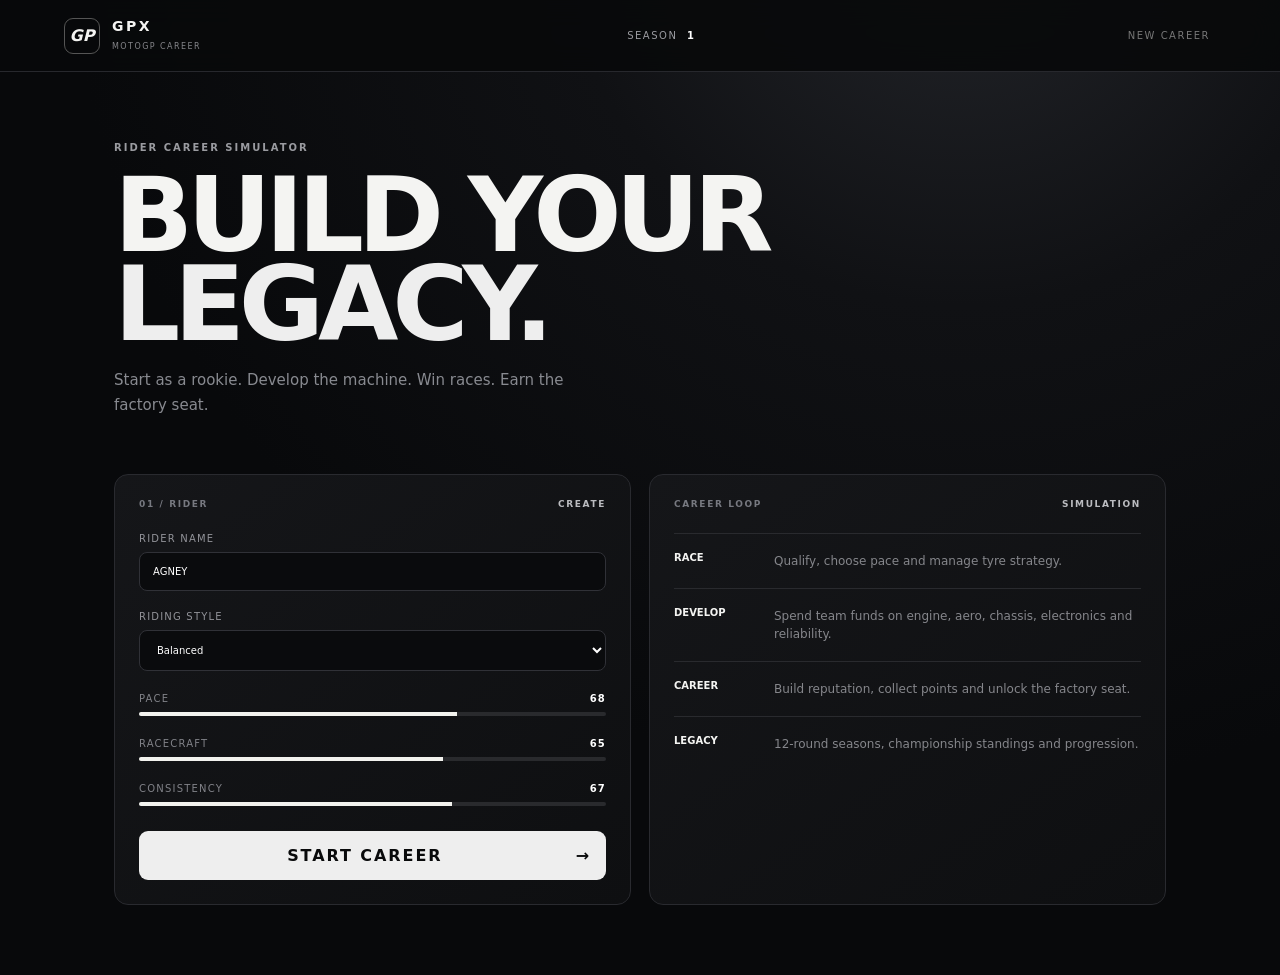
<file: index.html>
<!doctype html>
<html lang="en">
<head>
<meta charset="utf-8"><meta name="viewport" content="width=device-width,initial-scale=1">
<meta name="theme-color" content="#08090b"><title>GPX — MotoGP Career</title>
<link rel="stylesheet" href="style.css">
</head>
<body>
<div class="app">
<header class="topbar"><div class="brand"><span class="brand-mark">GP</span><div><b>GPX</b><small>MOTOGP CAREER</small></div></div><div class="season-pill">SEASON <strong id="season">1</strong></div><button class="reset-btn" id="resetBtn" type="button">NEW CAREER</button></header>
<main>
<section id="careerSetup" class="screen"><div class="hero"><div class="eyebrow">RIDER CAREER SIMULATOR</div><h1>BUILD YOUR<br><em>LEGACY.</em></h1><p>Start as a rookie. Develop the machine. Win races. Earn the factory seat.</p></div>
<div class="setup-grid"><div class="panel"><div class="panel-head"><span>01 / RIDER</span><span>CREATE</span></div>
<label>Rider name<input id="riderName" maxlength="18" value="AGNEY"></label><label>Riding style<select id="styleSelect"><option value="balanced">Balanced</option><option value="aggressive">Aggressive</option><option value="smooth">Smooth</option></select></label>
<div class="stat-row"><span>PACE</span><b>68</b></div><div class="bar"><i style="width:68%"></i></div><div class="stat-row"><span>RACECRAFT</span><b>65</b></div><div class="bar"><i style="width:65%"></i></div><div class="stat-row"><span>CONSISTENCY</span><b>67</b></div><div class="bar"><i style="width:67%"></i></div>
<button class="primary" id="startCareer" type="button">START CAREER <span>→</span></button></div>
<div class="panel intro-panel"><div class="panel-head"><span>CAREER LOOP</span><span>SIMULATION</span></div><div class="feature"><b>RACE</b><span>Qualify, choose pace and manage tyre strategy.</span></div><div class="feature"><b>DEVELOP</b><span>Spend team funds on engine, aero, chassis, electronics and reliability.</span></div><div class="feature"><b>CAREER</b><span>Build reputation, collect points and unlock the factory seat.</span></div><div class="feature"><b>LEGACY</b><span>12-round seasons, championship standings and progression.</span></div></div></div></section>
<section id="game" class="screen hidden"><nav class="tabs"><button class="tab active" data-view="dashboard">GARAGE</button><button class="tab" data-view="race">RACE WEEKEND</button><button class="tab" data-view="development">BIKE DEVELOPMENT</button><button class="tab" data-view="standings">CHAMPIONSHIP</button></nav>
<div id="dashboard" class="view"><div class="dash-head"><div><div class="eyebrow">CAREER DASHBOARD</div><h2 id="welcome">WELCOME, RIDER</h2><p id="teamLine">SATELLITE TEAM · MOTOGP</p></div><div class="next-race"><small>NEXT ROUND</small><b id="nextCircuit">QATAR</b><span id="roundText">ROUND 1 / 12</span></div></div>
<div class="metrics"><article><small>CHAMPIONSHIP</small><strong id="points">0</strong><span>POINTS</span></article><article><small>REPUTATION</small><strong id="rep">62</strong><span>/ 100</span></article><article><small>BIKE RATING</small><strong id="bikeRating">71</strong><span>/ 100</span></article><article><small>TEAM FUNDS</small><strong id="funds">€8.0M</strong><span>AVAILABLE</span></article></div>
<div class="dashboard-grid"><div class="panel spotlight"><div class="panel-head"><span>RIDER PROFILE</span><span id="rank">ROOKIE</span></div><div class="rider-card"><div class="helmet">#<span id="number">27</span></div><div><h3 id="profileName">AGNEY</h3><p id="profileStyle">BALANCED RIDER</p></div></div><div class="mini-stats"><span><b id="pace">68</b> PACE</span><span><b id="craft">65</b> RACECRAFT</span><span><b id="consistency">67</b> CONSISTENCY</span></div></div><div class="panel event-panel"><div class="panel-head"><span>CAREER FEED</span><span>LIVE</span></div><div id="feed"><div class="feed-item"><b>WELCOME</b><span>Your rookie contract is signed. The garage is yours.</span></div></div></div></div></div>
<div id="race" class="view hidden"><div class="section-title"><div><div class="eyebrow">ROUND <span id="raceRound">01</span> / 12</div><h2 id="raceCircuit">QATAR GP</h2></div><div class="weather">● 24°C / DRY</div></div><div class="race-grid"><div class="panel race-control"><div class="panel-head"><span>RACE CONTROL</span><span id="raceStatus">READY</span></div><div class="lap-display"><small>PROJECTED GRID</small><strong id="gridPos">P12</strong><span id="paceText">GOOD PACE</span></div><div class="choices"><button class="choice selected" data-choice="push" type="button"><b>PUSH</b><span>Maximum attack · higher tyre wear</span></button><button class="choice" data-choice="balanced" type="button"><b>BALANCED</b><span>Protect tyres · steady lap time</span></button><button class="choice" data-choice="conserve" type="button"><b>CONSERVE</b><span>Save tyres · lower early pace</span></button></div><button class="primary" id="runRace" type="button">SIMULATE RACE <span>→</span></button></div><div class="panel circuit-panel"><div class="panel-head"><span>CIRCUIT DATA</span><span id="circuitNo">LUSAIL</span></div><div class="track"><svg viewBox="0 0 500 300" aria-label="Stylized circuit map"><path d="M80 190 C45 145 75 65 160 70 C230 74 220 20 300 42 C385 65 435 90 410 160 C385 235 295 235 250 195 C205 155 145 250 80 190Z" fill="none" stroke="currentColor" stroke-width="10" stroke-linecap="round"/><circle cx="250" cy="195" r="8"/></svg></div><div class="circuit-stats"><span><b>5.4</b> KM</span><span><b>16</b> TURNS</span><span><b>20</b> LAPS</span></div></div></div><div id="raceResult" class="panel result hidden"></div></div>
<div id="development" class="view hidden"><div class="section-title"><div><div class="eyebrow">ENGINEERING DEPARTMENT</div><h2>DEVELOP THE MACHINE</h2></div><div class="fund-chip">€<span id="devFunds">8.0</span>M</div></div><div class="dev-grid" id="devGrid"></div><div class="panel dev-footer"><span>UPGRADES COST €1.0M AND COMPLETE INSTANTLY IN THIS PROTOTYPE.</span><b id="totalRating">BIKE RATING 71</b></div></div>
<div id="standings" class="view hidden"><div class="section-title"><div><div class="eyebrow">CHAMPIONSHIP</div><h2>RIDERS' STANDINGS</h2></div><div class="fund-chip">ROUND <span id="standingRound">1</span></div></div><div class="panel table-panel"><div class="table-row table-head"><span>#</span><span>RIDER</span><span>TEAM</span><span>PTS</span></div><div id="standingsRows"></div></div></div>
</section></main></div><script src="game.js"></script></body></html>
</file>
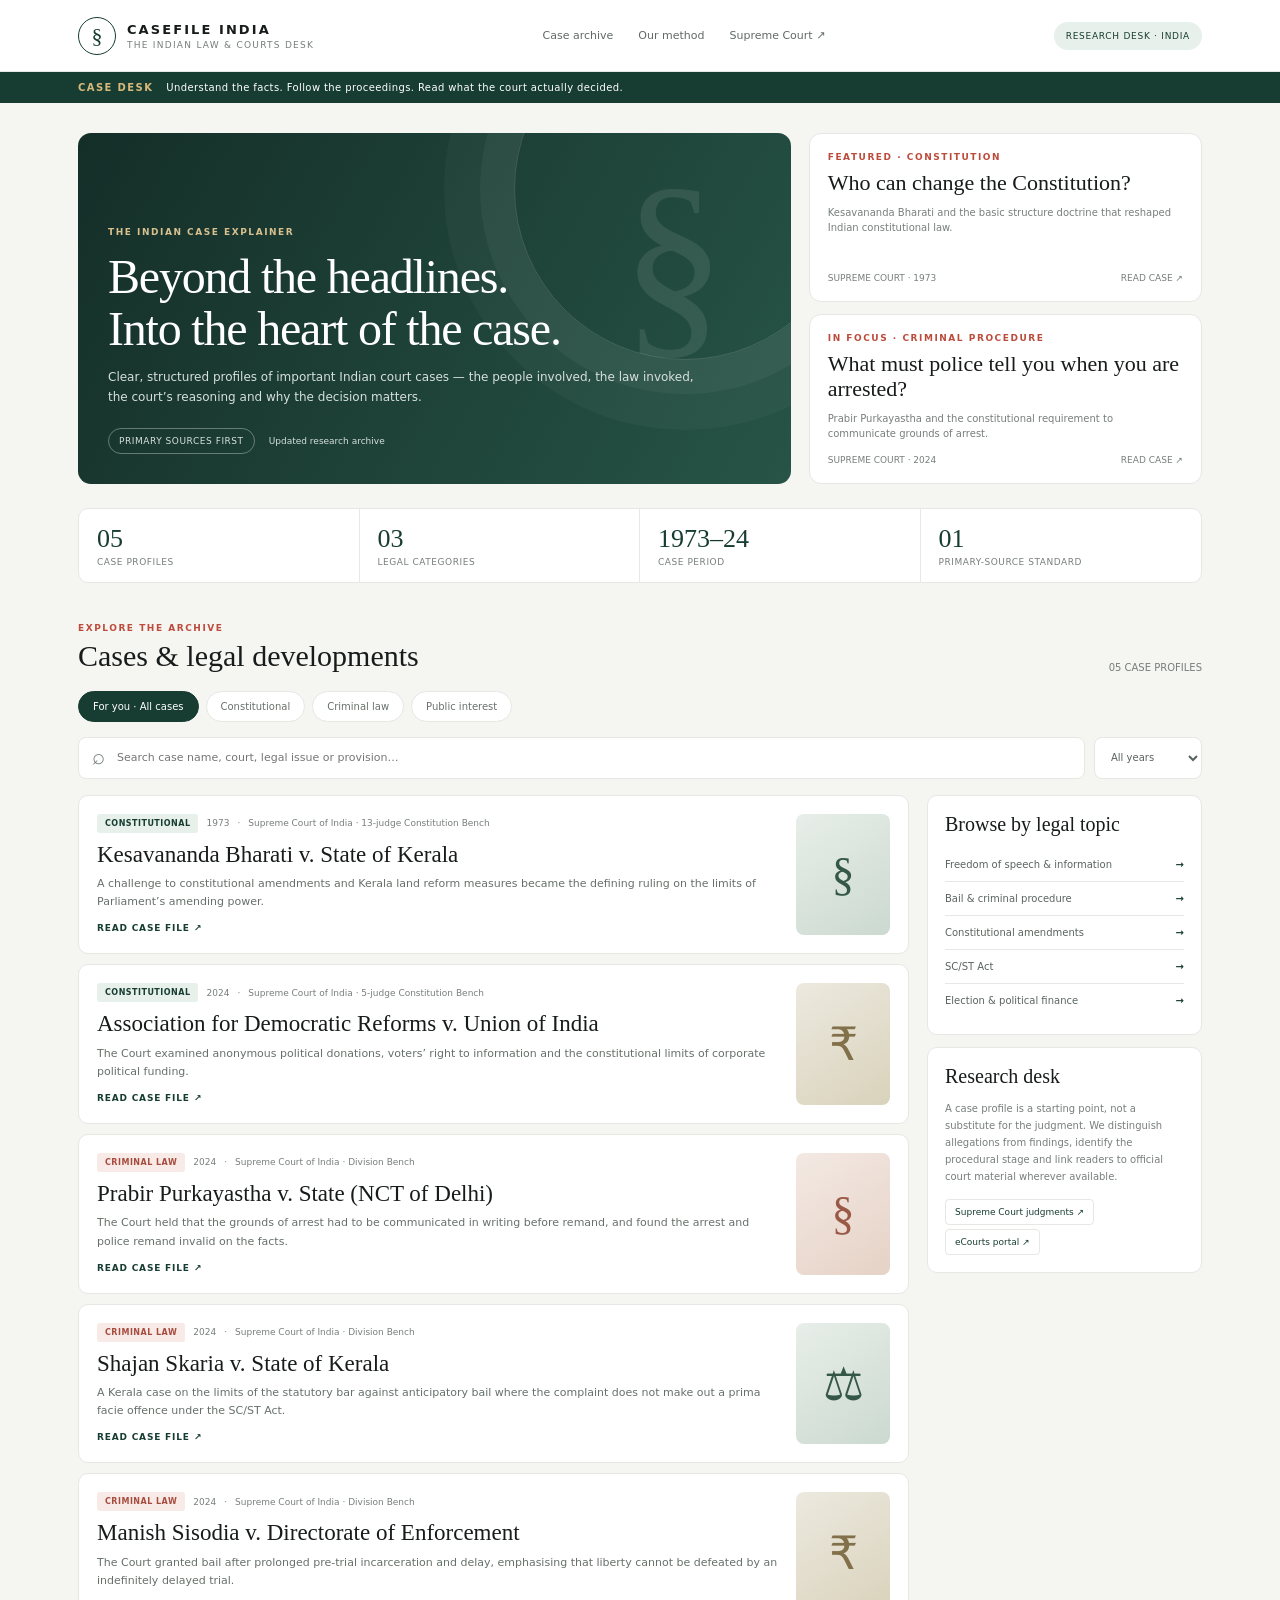
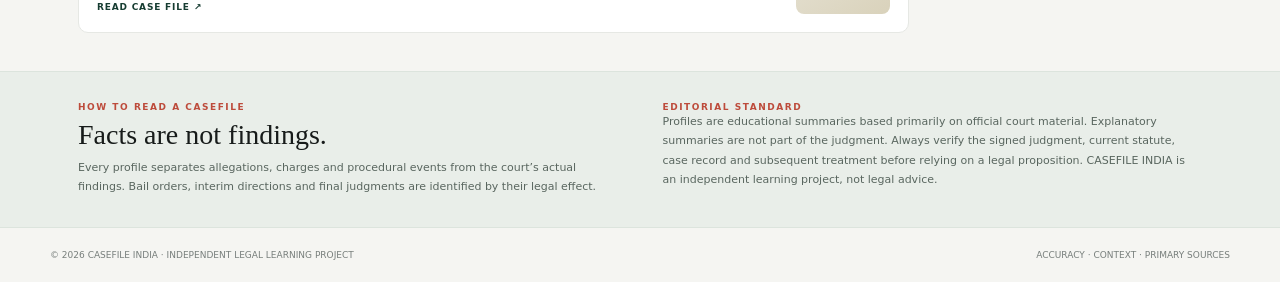
<file: casefile-india/index.html>
<!doctype html>
<html lang="en">
<head>
<meta charset="utf-8"><meta name="viewport" content="width=device-width,initial-scale=1">
<meta name="theme-color" content="#f6f5f1">
<meta name="description" content="CASEFILE INDIA — clear, source-verified reporting and research on Indian court cases, judgments and the law.">
<title>CASEFILE INDIA — The Law, Explained</title>
<style>
:root{--bg:#f5f5f2;--paper:#fff;--ink:#171b1a;--muted:#777e7b;--line:#e6e8e4;--green:#173d32;--green2:#e7f0eb;--red:#bd4b3b;--gold:#c6a66b;--serif:Georgia,'Times New Roman',serif;--sans:Inter,ui-sans-serif,system-ui,-apple-system,'Segoe UI',sans-serif}
*{box-sizing:border-box}html{scroll-behavior:smooth}body{margin:0;background:var(--bg);color:var(--ink);font-family:var(--sans)}a{color:inherit;text-decoration:none}button,input,select{font:inherit}.wrap{max-width:1180px;margin:auto;padding:0 28px}
header{height:72px;background:#fff;border-bottom:1px solid var(--line);position:sticky;top:0;z-index:5}.head{height:100%;display:flex;align-items:center;justify-content:space-between;gap:20px}.brand{display:flex;align-items:center;gap:11px}.seal{width:38px;height:38px;border:1px solid var(--green);color:var(--green);display:grid;place-items:center;font:22px var(--serif);border-radius:50%}.brand b{display:block;font-size:13px;letter-spacing:.16em}.brand small{display:block;font-size:9px;color:var(--muted);letter-spacing:.14em;margin-top:3px}.nav{display:flex;gap:25px;font-size:11px;color:#606966}.nav a:hover{color:var(--green)}.edition{font-size:9px;color:var(--green);background:var(--green2);padding:9px 12px;border-radius:20px;letter-spacing:.08em}
.breaking{background:var(--green);color:white;font-size:10px;letter-spacing:.04em}.breaking .wrap{display:flex;gap:13px;align-items:center;padding-top:10px;padding-bottom:10px}.live{color:#d9b87b;font-weight:800;letter-spacing:.14em}
.hero{padding:30px 0 24px}.eyebrow{font-size:9px;font-weight:800;letter-spacing:.17em;color:var(--red);text-transform:uppercase}.hero-grid{display:grid;grid-template-columns:1.45fr .8fr;gap:18px}.lead{min-height:300px;position:relative;overflow:hidden;border-radius:13px;background:linear-gradient(120deg,#142e28,#275447);color:#fff;padding:30px;display:flex;flex-direction:column;justify-content:flex-end}.lead:before{content:"";position:absolute;width:340px;height:340px;border:1px solid #ffffff25;border-radius:50%;right:-65px;top:-115px;box-shadow:0 0 0 34px #ffffff0b,0 0 0 70px #ffffff08}.lead:after{content:"§";position:absolute;right:65px;top:22px;color:#ffffff17;font:210px Georgia;line-height:1}.lead>*{position:relative;z-index:1}.lead .eyebrow{color:#d8c08f}.lead h1{font:clamp(30px,4.2vw,48px)/1.08 var(--serif);font-weight:400;max-width:650px;margin:14px 0 12px;letter-spacing:-.025em}.lead p{font-size:12px;line-height:1.7;color:#d7e0dc;max-width:600px;margin:0 0 20px}.lead-foot{display:flex;align-items:center;gap:14px;font-size:9px;color:#d7e0dc}.pill{display:inline-flex;border:1px solid #ffffff55;padding:7px 10px;border-radius:20px;font-size:9px;letter-spacing:.06em}
.side-stack{display:grid;grid-template-rows:1fr 1fr;gap:12px}.side-card{background:#fff;border:1px solid var(--line);border-radius:12px;padding:18px;display:flex;flex-direction:column;justify-content:space-between;min-height:144px}.side-card h3{font:22px/1.12 var(--serif);margin:9px 0}.side-card p{font-size:10px;line-height:1.55;color:var(--muted);margin:0}.side-meta{display:flex;justify-content:space-between;align-items:center;margin-top:13px;font-size:9px;color:var(--muted)}
.metrics{display:grid;grid-template-columns:repeat(4,1fr);background:#fff;border:1px solid var(--line);border-radius:10px;margin:0 0 28px}.metric{padding:15px 18px;border-right:1px solid var(--line)}.metric:last-child{border:0}.metric b{font:26px var(--serif);color:var(--green)}.metric span{display:block;font-size:9px;color:var(--muted);margin-top:3px;letter-spacing:.06em}
.section{padding:12px 0 38px}.section-head{display:flex;align-items:end;justify-content:space-between;gap:15px;margin-bottom:15px}.section-head h2{font:30px var(--serif);font-weight:400;margin:6px 0 0}.section-head p{font-size:10px;color:var(--muted);margin:0}
.tabs{display:flex;gap:7px;overflow:auto;padding:3px 0 15px;scrollbar-width:none}.tab{border:1px solid var(--line);background:#fff;color:#69716c;padding:9px 14px;border-radius:30px;white-space:nowrap;font-size:10px;cursor:pointer}.tab.active,.tab:hover{background:var(--green);border-color:var(--green);color:#fff}
.toolbar{display:flex;gap:9px;margin:0 0 16px}.search{flex:1;position:relative}.search input{width:100%;height:42px;border:1px solid var(--line);background:#fff;border-radius:8px;padding:0 14px 0 38px;outline:none;font-size:11px}.search:before{content:"⌕";position:absolute;left:14px;top:7px;font-size:22px;color:#77817b}.search input:focus{border-color:#779789}.toolbar select{height:42px;border:1px solid var(--line);background:#fff;border-radius:8px;padding:0 12px;color:#59625d;font-size:10px}
.layout{display:grid;grid-template-columns:minmax(0,1fr) 275px;gap:18px;align-items:start}.feed{display:grid;gap:10px}.story{background:#fff;border:1px solid var(--line);border-radius:10px;padding:18px;display:grid;grid-template-columns:1fr 94px;gap:18px;transition:border-color .15s,transform .15s}.story:hover{border-color:#9fb3a8;transform:translateY(-1px)}.story h3{font:23px/1.15 var(--serif);font-weight:400;margin:9px 0 7px}.story .summary{font-size:11px;line-height:1.65;color:#66706a;margin:0}.story-meta{display:flex;flex-wrap:wrap;gap:8px;align-items:center;font-size:9px;color:var(--muted)}.category{background:var(--green2);color:var(--green);padding:5px 8px;border-radius:3px;font-size:8px;font-weight:800;letter-spacing:.06em;text-transform:uppercase}.category.criminal{background:#f8eae6;color:#a64c3e}.category.public{background:#f4efdf;color:#886d36}.story-art{border-radius:8px;background:linear-gradient(145deg,#e8eee9,#cbd9d0);display:grid;place-items:center;color:#345747;font:46px Georgia;min-height:100px}.story:nth-child(3n) .story-art{background:linear-gradient(145deg,#f3e9e3,#e6d2c6);color:#9a5847}.story:nth-child(3n+2) .story-art{background:linear-gradient(145deg,#ece9df,#d9d2bb);color:#82704a}.read{display:inline-block;margin-top:12px;color:var(--green);font-size:9px;font-weight:800;letter-spacing:.09em}.empty{background:#fff;border:1px dashed var(--line);padding:35px;text-align:center;color:var(--muted);font-size:12px;border-radius:10px}
.sidebar{display:grid;gap:12px}.panel{background:#fff;border:1px solid var(--line);border-radius:10px;padding:17px}.panel h3{font:20px var(--serif);font-weight:400;margin:0 0 12px}.quick{display:grid;gap:0}.quick button{border:0;border-top:1px solid var(--line);padding:11px 0;background:none;text-align:left;display:flex;justify-content:space-between;gap:12px;cursor:pointer;font-size:10px;color:#59645e}.quick button:first-child{border-top:0}.quick b{color:var(--green)}.note{font-size:10px;line-height:1.7;color:var(--muted)}.source-chip{display:inline-block;border:1px solid var(--line);border-radius:4px;padding:7px 9px;margin:4px 3px 0 0;font-size:9px;color:var(--green)}
.method{background:#e9eee9;border-top:1px solid #dce4dd;border-bottom:1px solid #dce4dd;padding:30px 0}.method-inner{display:grid;grid-template-columns:1fr 1fr;gap:45px}.method h2{font:28px var(--serif);font-weight:400;margin:7px 0}.method p{font-size:11px;line-height:1.75;color:#59665f;margin:0}.footer{padding:22px 0;display:flex;justify-content:space-between;gap:15px;font-size:9px;color:var(--muted)}
.modal{position:fixed;inset:0;background:#101713b8;z-index:20;display:none;align-items:center;justify-content:center;padding:18px}.modal.show{display:flex}.dialog{background:#fff;width:min(820px,100%);max-height:92vh;overflow:auto;border-radius:12px;padding:28px}.dialog-top{display:flex;justify-content:space-between;align-items:center}.close{border:1px solid var(--line);background:#fff;border-radius:50%;width:34px;height:34px;cursor:pointer}.dialog h2{font:34px/1.12 var(--serif);font-weight:400;margin:13px 0 9px}.meta{font-size:10px;line-height:1.7;color:var(--muted)}.detail-grid{display:grid;grid-template-columns:1fr 1fr;gap:20px;margin-top:24px}.detail h4{font-size:9px;letter-spacing:.13em;color:var(--red);margin:0 0 8px}.detail p,.detail li{font-size:11px;line-height:1.75;color:#58635d}.detail ul{padding-left:16px;margin:0}.full{grid-column:1/-1}.source-list{display:flex;flex-wrap:wrap;gap:7px}.source-list a{font-size:9px;color:var(--green);border:1px solid var(--line);border-radius:5px;padding:9px}.disclaimer{background:#f7f2e9;border-left:3px solid var(--gold);padding:12px;font-size:9px;line-height:1.7;color:#6d6558;margin-top:20px}
@media(max-width:850px){.wrap{padding:0 18px}.hero-grid{grid-template-columns:1fr}.side-stack{grid-template-columns:1fr 1fr;grid-template-rows:auto}.side-card{min-height:155px}.layout{grid-template-columns:1fr}.sidebar{grid-template-columns:1fr 1fr}.nav{gap:13px}.edition{display:none}}
@media(max-width:560px){header{height:64px}.nav a:nth-child(2){display:none}.brand b{font-size:11px}.hero{padding-top:18px}.lead{padding:22px;min-height:290px}.lead h1{font-size:34px}.side-stack{grid-template-columns:1fr 1fr}.side-card{padding:13px;min-height:160px}.side-card h3{font-size:18px}.metrics{grid-template-columns:1fr 1fr}.metric:nth-child(2){border-right:0}.metric:nth-child(-n+2){border-bottom:1px solid var(--line)}.section-head h2{font-size:26px}.section-head p{display:none}.toolbar{flex-wrap:wrap}.search{flex-basis:100%}.toolbar select{flex:1}.story{padding:14px;grid-template-columns:1fr 72px;gap:10px}.story h3{font-size:20px}.story-art{min-height:82px;font-size:36px}.story .summary{font-size:10px}.sidebar{grid-template-columns:1fr}.method-inner{grid-template-columns:1fr;gap:15px}.footer{flex-direction:column}.detail-grid{grid-template-columns:1fr}.full{grid-column:auto}.dialog{padding:20px}.dialog h2{font-size:28px}}
</style>
</head>
<body>
<header><div class="wrap head"><a class="brand" href="#"><span class="seal">§</span><span><b>CASEFILE INDIA</b><small>THE INDIAN LAW & COURTS DESK</small></span></a><nav class="nav"><a href="#latest">Case archive</a><a href="#method">Our method</a><a href="https://www.sci.gov.in/" target="_blank" rel="noopener">Supreme Court ↗</a></nav><span class="edition">RESEARCH DESK · INDIA</span></div></header>
<div class="breaking"><div class="wrap"><span class="live">CASE DESK</span><span>Understand the facts. Follow the proceedings. Read what the court actually decided.</span></div></div>
<main class="wrap">
<section class="hero"><div class="hero-grid"><article class="lead"><div class="eyebrow">THE INDIAN CASE EXPLAINER</div><h1>Beyond the headlines.<br>Into the heart of the case.</h1><p>Clear, structured profiles of important Indian court cases — the people involved, the law invoked, the court’s reasoning and why the decision matters.</p><div class="lead-foot"><span class="pill">PRIMARY SOURCES FIRST</span><span>Updated research archive</span></div></article><div class="side-stack"><article class="side-card"><div><div class="eyebrow">FEATURED · CONSTITUTION</div><h3>Who can change the Constitution?</h3><p>Kesavananda Bharati and the basic structure doctrine that reshaped Indian constitutional law.</p></div><div class="side-meta"><span>SUPREME COURT · 1973</span><a href="#latest" data-open="kesavananda">READ CASE ↗</a></div></article><article class="side-card"><div><div class="eyebrow">IN FOCUS · CRIMINAL PROCEDURE</div><h3>What must police tell you when you are arrested?</h3><p>Prabir Purkayastha and the constitutional requirement to communicate grounds of arrest.</p></div><div class="side-meta"><span>SUPREME COURT · 2024</span><a href="#latest" data-open="prabir">READ CASE ↗</a></div></article></div></div></section>
<section class="metrics" aria-label="Archive statistics"><div class="metric"><b>05</b><span>CASE PROFILES</span></div><div class="metric"><b>03</b><span>LEGAL CATEGORIES</span></div><div class="metric"><b>1973–24</b><span>CASE PERIOD</span></div><div class="metric"><b>01</b><span>PRIMARY-SOURCE STANDARD</span></div></section>
<section class="section" id="latest"><div class="section-head"><div><div class="eyebrow">EXPLORE THE ARCHIVE</div><h2>Cases & legal developments</h2></div><p id="resultCount">05 CASE PROFILES</p></div>
<div class="tabs" id="tabs"><button class="tab active" data-type="all">For you · All cases</button><button class="tab" data-type="Constitutional">Constitutional</button><button class="tab" data-type="Criminal law">Criminal law</button><button class="tab" data-type="Public law">Public interest</button></div>
<div class="toolbar"><label class="search"><input id="search" type="search" placeholder="Search case name, court, legal issue or provision…" aria-label="Search case archive"></label><select id="era" aria-label="Filter by period"><option value="all">All years</option><option value="2020s">2020–2029</option><option value="historic">Before 2000</option></select></div>
<div class="layout"><div class="feed" id="caseGrid"></div><aside class="sidebar"><section class="panel"><h3>Browse by legal topic</h3><div class="quick"><button data-query="Article 19"><span>Freedom of speech & information</span><b>→</b></button><button data-query="bail"><span>Bail & criminal procedure</span><b>→</b></button><button data-query="Article 368"><span>Constitutional amendments</span><b>→</b></button><button data-query="SC/ST"><span>SC/ST Act</span><b>→</b></button><button data-query="political funding"><span>Election & political finance</span><b>→</b></button></div></section><section class="panel"><h3>Research desk</h3><p class="note">A case profile is a starting point, not a substitute for the judgment. We distinguish allegations from findings, identify the procedural stage and link readers to official court material wherever available.</p><a class="source-chip" href="https://www.sci.gov.in/judgements/" target="_blank" rel="noopener">Supreme Court judgments ↗</a><a class="source-chip" href="https://judgments.ecourts.gov.in/" target="_blank" rel="noopener">eCourts portal ↗</a></section></aside></div></section>
</main>
<section class="method" id="method"><div class="wrap method-inner"><div><div class="eyebrow">HOW TO READ A CASEFILE</div><h2>Facts are not findings.</h2><p>Every profile separates allegations, charges and procedural events from the court’s actual findings. Bail orders, interim directions and final judgments are identified by their legal effect.</p></div><div><div class="eyebrow">EDITORIAL STANDARD</div><p>Profiles are educational summaries based primarily on official court material. Explanatory summaries are not part of the judgment. Always verify the signed judgment, current statute, case record and subsequent treatment before relying on a legal proposition. CASEFILE INDIA is an independent learning project, not legal advice.</p></div></div></section>
<footer class="wrap footer"><span>© 2026 CASEFILE INDIA · INDEPENDENT LEGAL LEARNING PROJECT</span><span>ACCURACY · CONTEXT · PRIMARY SOURCES</span></footer>
<div class="modal" id="modal" role="dialog" aria-modal="true" aria-labelledby="detailTitle"><article class="dialog"><div class="dialog-top"><span class="eyebrow">CASEFILE · FULL RESEARCH NOTE</span><button class="close" id="close" aria-label="Close">✕</button></div><div id="detailBody"></div></article></div>
<script>
const cases=[
{id:'kesavananda',name:'Kesavananda Bharati v. State of Kerala',year:1973,type:'Constitutional',court:'Supreme Court of India · 13-judge Constitution Bench',citation:'(1973) 4 SCC 225 · 1973 INSC 91',symbol:'§',tagline:'The basic structure doctrine',summary:'A challenge to constitutional amendments and Kerala land reform measures became the defining ruling on the limits of Parliament’s amending power.',parties:'Sri Kesavananda Bharati Sripadagalvaru, head of the Edneer Mutt in Kerala, brought the petition against the State of Kerala and the Union of India. The matter was heard by the largest bench in the Supreme Court’s history at the time.',posture:'A writ petition under Article 32 challenged provisions of the Kerala Land Reforms legislation and the validity of the 24th, 25th and 29th Constitutional Amendments. The 13-judge bench delivered a closely divided decision on 24 April 1973.',facts:'The petitioner challenged measures affecting the property and administration of the religious mutt, alongside constitutional amendments that expanded Parliament’s power to amend the Constitution and affected the relationship between fundamental rights and directive principles.',provisions:['Constitution of India: Articles 13, 25, 26, 31 and 368','Constitution (Twenty-fourth Amendment) Act, 1971','Constitution (Twenty-fifth Amendment) Act, 1971','Constitution (Twenty-ninth Amendment) Act, 1972','Kerala Land Reforms Act, 1963, as amended'],decision:'By a 7–6 majority, the Court held that Parliament’s power under Article 368 is wide but does not extend to altering the Constitution’s basic structure or framework. The amendments were not all struck down; the judgment preserved Parliament’s constituent power subject to this substantive limitation.',significance:'The basic structure doctrine became a foundational control on constitutional amendments. Later cases have developed its content, so the precise application depends on subsequent precedent and the provision under challenge.',sources:[['Official eCourts case portal','https://judgments.ecourts.gov.in/KBJ/?p=home'],['Official case introduction','https://judgments.ecourts.gov.in/KBJ/?p=home/intro'],['Supreme Court landmark summaries','https://www.sci.gov.in/landmark-judgment-summaries/']]},
{id:'electoral-bonds',name:'Association for Democratic Reforms v. Union of India',year:2024,type:'Constitutional',court:'Supreme Court of India · 5-judge Constitution Bench',citation:'2024 INSC 113 · W.P.(C) No. 880/2017',symbol:'₹',tagline:'Electoral bonds and the right to information',summary:'The Court examined anonymous political donations, voters’ right to information and the constitutional limits of corporate political funding.',parties:'Association for Democratic Reforms and other petitioners challenged the Electoral Bond Scheme and connected statutory amendments. The Union of India and other public authorities were respondents.',posture:'A batch of writ petitions under Article 32 was heard by a five-judge Constitution Bench. Judgment was delivered on 15 February 2024.',facts:'The Finance Act, 2017 amended the Representation of the People Act, Income-tax Act and Companies Act. The Electoral Bond Scheme, 2018 enabled eligible political parties to receive donations through bonds whose purchaser identity was not publicly disclosed. Petitioners challenged the anonymity framework and changes to corporate contribution rules.',provisions:['Constitution of India: Article 19(1)(a) (freedom of speech and expression / right to information)','Representation of the People Act, 1951: Section 29C (as amended)','Companies Act, 2013: Section 182 (as amended)','Income-tax Act, 1961: Section 13A (as amended)','Finance Act, 2017 and Electoral Bond Scheme, 2018'],decision:'The Supreme Court unanimously declared the Electoral Bond Scheme unconstitutional. The Court held that non-disclosure of political funding information infringed the voter’s right to information under Article 19(1)(a), and invalidated the relevant amendments. It issued directions requiring disclosure of bond purchase and redemption information by the State Bank of India to the Election Commission of India for publication.',significance:'The decision is a major authority on transparency in political finance, the voter’s right to information and the constitutional scrutiny of election-funding arrangements.',sources:[['Supreme Court official 2024 case summaries','https://www.sci.gov.in/landmark-judgment-summaries/?judgment_year=2024'],['Supreme Court judgment search','https://www.sci.gov.in/judgements/']]},
{id:'prabir',name:'Prabir Purkayastha v. State (NCT of Delhi)',year:2024,type:'Criminal law',court:'Supreme Court of India · Division Bench',citation:'2024 INSC 414 · Crl. Appeal No. 2577/2024',symbol:'§',tagline:'Written grounds of arrest under UAPA',summary:'The Court held that the grounds of arrest had to be communicated in writing before remand, and found the arrest and police remand invalid on the facts.',parties:'Prabir Purkayastha, director of PPK Newsclick Studio Pvt. Ltd., was the appellant. The State (NCT of Delhi) was the respondent.',posture:'After raids, arrest and a police-custody remand, the Delhi High Court rejected the challenge to the arrest and remand. The appellant approached the Supreme Court, which allowed the appeal on 15 May 2024.',facts:'Delhi Police conducted searches at the appellant’s residence and business premises in connection with an FIR invoking the Unlawful Activities (Prevention) Act and provisions of the Indian Penal Code. He was arrested on 3 October 2023 and remanded to seven days of police custody the following day. The dispute before the Supreme Court concerned the legality of the arrest and remand process, not a final determination of guilt.',provisions:['Constitution of India: Article 22(1) (communication of grounds of arrest)','Unlawful Activities (Prevention) Act, 1967 (UAPA): provisions invoked in the FIR; consult the FIR/charge-sheet for the complete section list','Code of Criminal Procedure, 1973: remand and production-before-magistrate framework','Indian Penal Code, 1860: provisions invoked in the FIR; the official summary does not reproduce the complete list'],decision:'The Supreme Court held that the grounds of arrest had not been communicated in writing before the remand, contrary to Article 22(1). It declared the arrest and police remand invalid. Since charges had by then been framed, it directed release on bail subject to the trial court’s conditions.',significance:'The ruling reinforces procedural safeguards at the point of arrest and makes clear that meaningful communication of the specific grounds is distinct from a generic statement of reasons for arrest.',sources:[['Supreme Court official 2024 case summaries','https://www.sci.gov.in/landmark-judgment-summaries/?judgment_year=2024'],['Supreme Court judgment search','https://www.sci.gov.in/judgements/']]},
{id:'shajan',name:'Shajan Skaria v. State of Kerala',year:2024,type:'Criminal law',court:'Supreme Court of India · Division Bench',citation:'2024 INSC 625 · Crl. Appeal No. 2622/2024',symbol:'⚖',tagline:'Anticipatory bail and the SC/ST Act',summary:'A Kerala case on the limits of the statutory bar against anticipatory bail where the complaint does not make out a prima facie offence under the SC/ST Act.',parties:'Shajan Skaria was the appellant. The State of Kerala was the respondent; the complaint was made by P. V. Srinijan, a Member of the Kerala Legislative Assembly.',posture:'The Special Court rejected anticipatory bail, and the Kerala High Court dismissed the challenge. The Supreme Court allowed the appeal and granted anticipatory bail on 23 August 2024.',facts:'A complaint followed a YouTube video published on 24 May 2023 containing allegations, including allegations of corruption, against the complainant. The complaint stated that the video was intended to publicise abuse and insult directed at a person belonging to a Scheduled Caste. An FIR was registered on 9 June 2023.',provisions:['Kerala Police Act, 2011: Section 120(o)','Scheduled Castes and Scheduled Tribes (Prevention of Atrocities) Act, 1989: Sections 3(1)(r) and 3(1)(u)','SC/ST Act: Sections 18 and 18A (bar on anticipatory bail)','Code of Criminal Procedure, 1973: Section 438 (anticipatory bail)'],decision:'The Supreme Court held that Sections 18 and 18A do not create an absolute bar in every case. Courts may examine whether the complaint or FIR makes out a prima facie case attracting the SC/ST Act. The Court allowed the appeal and granted anticipatory bail.',significance:'The decision clarifies the threshold inquiry for anticipatory bail under the SC/ST Act. It does not dilute the Act’s protections; the statutory bar applies where the necessary prima facie ingredients are present.',sources:[['Supreme Court official 2024 case summaries','https://www.sci.gov.in/landmark-judgment-summaries/?judgment_year=2024'],['Supreme Court judgment search','https://www.sci.gov.in/judgements/']]},
{id:'sisodia',name:'Manish Sisodia v. Directorate of Enforcement',year:2024,type:'Criminal law',court:'Supreme Court of India · Division Bench',citation:'2024 INSC 595 · Crl. Appeal No. 3295/2024',symbol:'₹',tagline:'Bail, delay and the right to speedy trial',summary:'The Court granted bail after prolonged pre-trial incarceration and delay, emphasising that liberty cannot be defeated by an indefinitely delayed trial.',parties:'Manish Sisodia, former Deputy Chief Minister of Delhi, was the appellant. The Directorate of Enforcement was the respondent in the appeal concerning the PMLA proceedings; related CBI proceedings also formed part of the background.',posture:'After successive bail refusals by the trial court and Delhi High Court, the appellant approached the Supreme Court. The appeal was allowed and bail was granted on 9 August 2024.',facts:'The CBI and Enforcement Directorate cases arose from allegations concerning the Delhi Excise Policy 2021–22. The CBI case included allegations under the IPC and Prevention of Corruption Act; the ED alleged money laundering under the PMLA. The prosecution allegations were contested and were not findings of guilt. The trial had not commenced and involved a large body of documentary evidence and witnesses.',provisions:['Prevention of Money Laundering Act, 2002: Section 45 (twin conditions for bail)','Code of Criminal Procedure, 1973: Section 439 (bail jurisdiction, as discussed)','Indian Penal Code, 1860: Sections 201 and 420 (CBI chargesheet)','Prevention of Corruption Act, 1988: Sections 7, 7A, 8 and 12 (CBI chargesheet)'],decision:'The Supreme Court allowed the appeal and directed release on bail subject to conditions, including bail bonds, surrender of passport, regular reporting and non-interference with witnesses or evidence. It held that prolonged incarceration and the likely delay in trial were relevant to the liberty analysis. The Court expressly did not decide the merits of the underlying prosecution.',significance:'The case is frequently studied for the relationship between stringent statutory bail conditions, Article 21, speedy trial and the principle that bail should not become punishment before conviction.',sources:[['Supreme Court official 2024 case summaries','https://www.sci.gov.in/landmark-judgment-summaries/?judgment_year=2024'],['Supreme Court judgment search','https://www.sci.gov.in/judgements/']]}
];
let activeType='all';
const grid=document.getElementById('caseGrid'),search=document.getElementById('search'),era=document.getElementById('era');
function esc(s){return String(s).replace(/[&<>"']/g,c=>({'&':'&amp;','<':'&lt;','>':'&gt;','"':'&quot;',"'":'&#39;'}[c]))}
function render(){const q=search.value.trim().toLowerCase();const list=cases.filter(c=>{const hay=[c.name,c.type,c.court,c.citation,c.tagline,c.summary,...c.provisions].join(' ').toLowerCase();return(!q||hay.includes(q))&&(activeType==='all'||c.type===activeType)&&(era.value==='all'||(era.value==='2020s'&&c.year>=2020)||(era.value==='historic'&&c.year<2000))});document.getElementById('resultCount').textContent=String(list.length).padStart(2,'0')+' CASE PROFILE'+(list.length===1?'':'S');grid.innerHTML=list.length?list.map(c=>'<article class="story"><div><div class="story-meta"><span class="category '+(c.type==='Criminal law'?'criminal':c.type==='Public law'?'public':'')+'">'+esc(c.type)+'</span><span>'+c.year+'</span><span>·</span><span>'+esc(c.court)+'</span></div><h3>'+esc(c.name)+'</h3><p class="summary">'+esc(c.summary)+'</p><a href="#" class="read" data-id="'+c.id+'">READ CASE FILE ↗</a></div><div class="story-art" aria-hidden="true">'+c.symbol+'</div></article>').join(''):'<div class="empty">No case files match this search. Try another keyword or category.'}
function openCase(id){const c=cases.find(x=>x.id===id);if(!c)return;document.getElementById('detailBody').innerHTML='<div class="eyebrow">'+esc(c.type)+' · '+c.year+'</div><h2 id="detailTitle">'+esc(c.name)+'</h2><div class="meta">'+esc(c.court)+'<br>'+esc(c.citation)+'<br><i>'+esc(c.tagline)+'</i></div><div class="detail-grid"><section class="detail"><h4>FACTUAL BACKGROUND</h4><p>'+esc(c.facts)+'</p></section><section class="detail"><h4>PARTIES & PROCEDURAL HISTORY</h4><p>'+esc(c.parties)+'</p><p>'+esc(c.posture)+'</p></section><section class="detail"><h4>PROVISIONS INVOKED / CONSIDERED</h4><ul>'+c.provisions.map(x=>'<li>'+esc(x)+'</li>').join('')+'</ul></section><section class="detail"><h4>WHAT THE COURT DECIDED</h4><p>'+esc(c.decision)+'</p></section><section class="detail full"><h4>WHY THIS CASE MATTERS</h4><p>'+esc(c.significance)+'</p></section><section class="detail full"><h4>OFFICIAL SOURCE MATERIAL</h4><div class="source-list">'+c.sources.map(s=>'<a href="'+s[1]+'" target="_blank" rel="noopener">'+esc(s[0])+' ↗</a>').join('')+'</div></section></div><div class="disclaimer">Research note: Educational summary, not legal advice. Allegations are not findings. Bail and interim orders do not determine guilt. Verify the signed judgment, case record, current legislation and subsequent decisions before relying on a legal proposition.</div>';document.getElementById('modal').classList.add('show');document.body.style.overflow='hidden'}
grid.addEventListener('click',e=>{const b=e.target.closest('[data-id]');if(b){e.preventDefault();openCase(b.dataset.id)}});
document.querySelectorAll('.tab').forEach(b=>b.addEventListener('click',()=>{document.querySelectorAll('.tab').forEach(x=>x.classList.remove('active'));b.classList.add('active');activeType=b.dataset.type;render()}));
[search,era].forEach(x=>x.addEventListener('input',render));
document.querySelectorAll('[data-query]').forEach(b=>b.addEventListener('click',()=>{search.value=b.dataset.query;render();document.getElementById('latest').scrollIntoView({behavior:'smooth'})}));
document.querySelectorAll('[data-open]').forEach(b=>b.addEventListener('click',e=>{e.preventDefault();openCase(b.dataset.open)}));
function closeModal(){document.getElementById('modal').classList.remove('show');document.body.style.overflow=''}
document.getElementById('close').addEventListener('click',closeModal);document.getElementById('modal').addEventListener('click',e=>{if(e.target.id==='modal')closeModal()});document.addEventListener('keydown',e=>{if(e.key==='Escape')closeModal()});render();
</script>
</body></html>
</file>
<file: style.css>
*{box-sizing:border-box}body{margin:0;background:#08090b;color:#f4f4f2;font-family:Inter,ui-sans-serif,system-ui,-apple-system,BlinkMacSystemFont,"Segoe UI",sans-serif}.app{min-height:100vh;background:radial-gradient(circle at 75% -10%,#24262b 0,#101114 28%,#08090b 62%)}button,input,select{font:inherit}.topbar{height:72px;border-bottom:1px solid #27282d;display:flex;align-items:center;justify-content:space-between;padding:0 5%;position:sticky;top:0;background:rgba(8,9,11,.9);backdrop-filter:blur(14px);z-index:5}.brand{display:flex;gap:12px;align-items:center}.brand-mark{display:grid;place-items:center;width:36px;height:36px;border:1px solid #555;border-radius:9px;font-weight:900;font-style:italic}.brand b{display:block;font-size:14px;letter-spacing:.18em}.brand small{font-size:8px;letter-spacing:.18em;color:#85868a}.season-pill,.reset-btn{font-size:10px;letter-spacing:.15em;color:#9a9ba0}.season-pill strong{color:#fff;margin-left:5px}.reset-btn{background:none;border:0;color:#777;cursor:pointer}.screen{max-width:1180px;margin:auto;padding:70px 5%}.hidden{display:none!important}.hero{max-width:700px;margin-bottom:55px}.eyebrow{font-size:10px;letter-spacing:.2em;color:#9a9ba0;font-weight:800}.hero h1{font-size:clamp(54px,9vw,104px);line-height:.86;margin:18px 0;font-weight:900;letter-spacing:-.06em}.hero h1 em{font-style:normal;color:#eee}.hero p{color:#888a90;max-width:500px;font-size:15px;line-height:1.7}.setup-grid{display:grid;grid-template-columns:1fr 1fr;gap:18px}.panel{background:linear-gradient(145deg,#151619,#0e0f11);border:1px solid #292a2f;border-radius:14px;padding:24px}.panel-head{display:flex;justify-content:space-between;color:#777980;font-size:9px;font-weight:800;letter-spacing:.18em;margin-bottom:24px}.panel-head span:last-child{color:#bbbcc0}.panel label{display:block;font-size:10px;color:#929399;letter-spacing:.12em;text-transform:uppercase;margin:20px 0}.panel input,.panel select{display:block;width:100%;margin-top:8px;background:#0a0b0d;border:1px solid #303137;color:#fff;padding:13px;border-radius:8px;outline:none}.stat-row{display:flex;justify-content:space-between;margin-top:22px;font-size:10px;color:#818288;letter-spacing:.12em}.stat-row b{color:#fff}.bar{height:4px;background:#292a2d;margin-top:8px;border-radius:5px;overflow:hidden}.bar i{display:block;height:100%;background:#f2f2ee}.primary{width:100%;border:0;border-radius:9px;background:#eee;color:#090a0b;padding:15px;margin-top:25px;font-weight:900;letter-spacing:.12em;cursor:pointer}.primary:hover{background:#fff}.primary span{float:right}.feature{padding:18px 0;border-top:1px solid #292a2e;display:grid;grid-template-columns:90px 1fr;gap:10px}.feature b{font-size:10px}.feature span{font-size:12px;color:#85868b;line-height:1.5}.tabs{display:flex;gap:6px;border-bottom:1px solid #292a2f;margin-bottom:34px;overflow:auto}.tab{white-space:nowrap;background:none;border:0;color:#777980;padding:14px 18px;font-size:9px;letter-spacing:.14em;font-weight:900;cursor:pointer}.tab.active{color:#fff;border-bottom:2px solid #fff}.dash-head,.section-title{display:flex;justify-content:space-between;align-items:flex-end;gap:20px;margin-bottom:26px}.dash-head h2,.section-title h2{font-size:34px;margin:8px 0 4px;letter-spacing:-.04em}.dash-head p{margin:0;color:#777980;font-size:12px}.next-race{text-align:right}.next-race small,.next-race span{display:block;color:#777980;font-size:9px;letter-spacing:.15em}.next-race b{display:block;margin:5px 0}.metrics{display:grid;grid-template-columns:repeat(4,1fr);gap:10px;margin-bottom:14px}.metrics article{background:#111215;border:1px solid #28292d;padding:20px;border-radius:10px}.metrics small,.metrics span{display:block;color:#72747a;font-size:8px;letter-spacing:.14em}.metrics strong{font-size:30px;display:inline-block;margin:10px 5px 5px 0}.dashboard-grid,.race-grid{display:grid;grid-template-columns:1fr 1fr;gap:14px}.rider-card{display:flex;align-items:center;gap:18px}.helmet{width:68px;height:68px;border-radius:50%;display:grid;place-items:center;background:#e9e9e6;color:#101114;font-size:22px;font-weight:900}.helmet span{font-size:12px}.rider-card h3{margin:0;font-size:25px}.rider-card p{margin:5px 0;color:#777980;font-size:9px;letter-spacing:.14em}.mini-stats{display:flex;gap:8px;margin-top:28px}.mini-stats span{background:#0a0b0d;border:1px solid #292a2e;padding:10px;font-size:8px;color:#707177;flex:1}.mini-stats b{display:block;color:#fff;font-size:16px;margin-bottom:3px}.feed-item{border-top:1px solid #292a2e;padding:16px 0}.feed-item b{font-size:9px;display:block;margin-bottom:5px}.feed-item span{color:#85868b;font-size:12px}.weather{font-size:11px;color:#aaa}.lap-display{text-align:center;padding:30px 0}.lap-display small,.lap-display span{display:block;color:#777980;font-size:9px;letter-spacing:.15em}.lap-display strong{display:block;font-size:70px;letter-spacing:-.07em;margin:6px}.choices{display:grid;gap:8px}.choice{text-align:left;background:#0b0c0e;color:#fff;border:1px solid #292a2e;border-radius:9px;padding:14px;cursor:pointer}.choice.selected{border-color:#aaa}.choice b{font-size:10px;display:block}.choice span{font-size:10px;color:#707177;display:block;margin-top:4px}.track{height:240px;display:grid;place-items:center;color:#d5d5d1;background:#0a0b0d;border-radius:10px}.track svg{width:90%;height:90%}.circuit-stats{display:flex;justify-content:space-around;text-align:center;margin-top:15px}.circuit-stats b{font-size:18px;display:block}.circuit-stats span{font-size:8px;color:#777980;letter-spacing:.12em}.result{margin-top:14px}.result h3{margin:0 0 8px}.result p{color:#888;font-size:12px}.dev-grid{display:grid;grid-template-columns:repeat(3,1fr);gap:12px}.dev-card{background:#111215;border:1px solid #292a2e;border-radius:12px;padding:20px}.dev-card h3{margin:0 0 6px;font-size:14px}.dev-card p{color:#777980;font-size:10px;line-height:1.5;min-height:32px}.dev-level{font-size:34px;font-weight:900}.upgrade{width:100%;background:#e8e8e4;border:0;padding:11px;border-radius:7px;font-size:9px;font-weight:900;letter-spacing:.1em;cursor:pointer;margin-top:15px}.upgrade:disabled{opacity:.35;cursor:not-allowed}.fund-chip{border:1px solid #34353a;border-radius:20px;padding:9px 13px;font-size:10px;color:#bbb}.dev-footer{margin-top:14px;display:flex;justify-content:space-between;gap:20px;color:#686a70;font-size:8px;letter-spacing:.12em}.dev-footer b{color:#ddd;white-space:nowrap}.table-panel{padding:8px 18px}.table-row{display:grid;grid-template-columns:45px 1.5fr 1fr 70px;align-items:center;min-height:54px;border-bottom:1px solid #24252a;font-size:11px}.table-head{color:#696b71;font-size:8px;letter-spacing:.14em}.table-row.me{background:#1a1b1e;margin:0 -18px;padding:0 18px}.table-row span:last-child{font-weight:900;text-align:right}.rank{font-size:9px;color:#777}@media(max-width:760px){.screen{padding-top:40px}.setup-grid,.dashboard-grid,.race-grid{grid-template-columns:1fr}.metrics{grid-template-columns:1fr 1fr}.dev-grid{grid-template-columns:1fr}.hero h1{font-size:58px}.dash-head,.section-title{align-items:flex-start;flex-direction:column}.next-race{text-align:left}.topbar{padding:0 18px}.reset-btn{font-size:8px}.panel{padding:18px}.tabs{margin-left:-5%;margin-right:-5%;padding-left:5%}.table-row{grid-template-columns:32px 1.3fr 1fr 45px;font-size:10px}}
</file>
